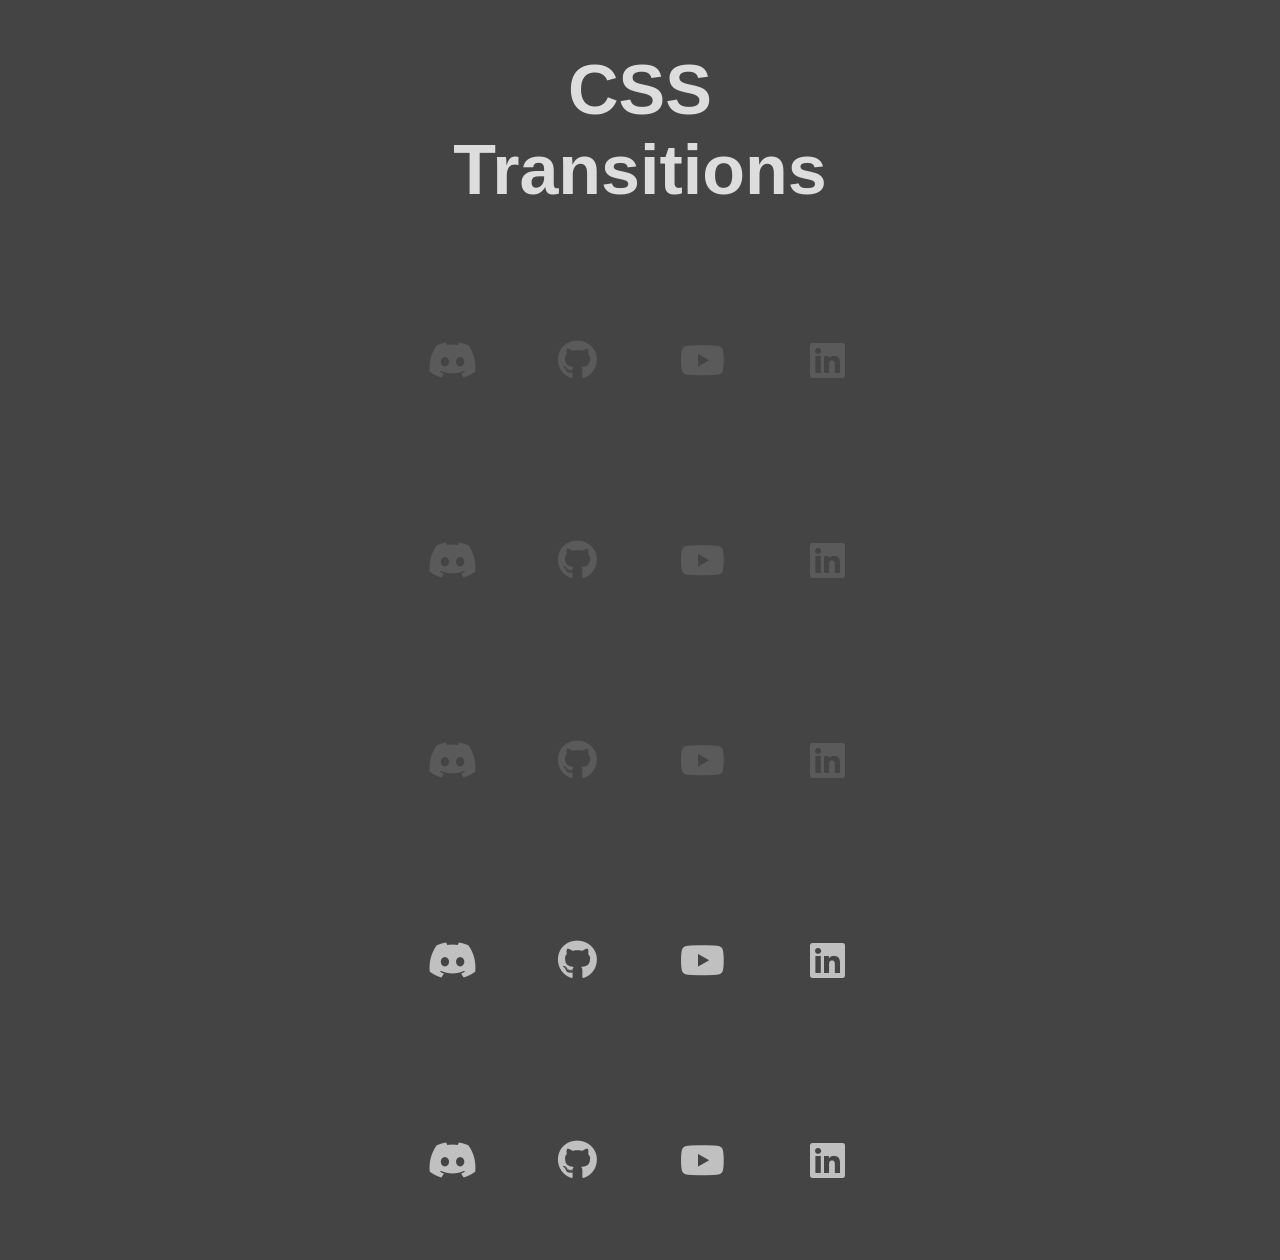
<file: 02-Icon-Transitions/index.html>
<!DOCTYPE html>
<html lang="en">
<head>
    <meta charset="UTF-8">
    <meta http-equiv="X-UA-Compatible" content="IE=edge">
    <meta name="viewport" content="width=device-width, initial-scale=1.0">
    <link rel="stylesheet" href="https://cdnjs.cloudflare.com/ajax/libs/font-awesome/6.2.1/css/all.min.css">
    <link rel="icon" type="image/png" href="./images/billy.png">
    <link rel="stylesheet" href="styles.css">
    <title>Icon Transitions</title>
</head>
<body>
        
    <div class="container">
        <h1> CSS Transitions</h1>
        <section>
            <div class="box shadow">
                <i class="fa-brands fa-discord"></i>
            </div>
            <div class="box shadow">
                <i class="fa-brands fa-github"></i>
            </div>
            <div class="box shadow">
                <i class="fa-brands fa-youtube"></i>
            </div>
            <div class="box shadow">
                <i class="fa-brands fa-linkedin"></i>
            </div>
        </section>
        <section>
            <div class="box colour-shadow">
                <i class="fa-brands fa-discord"></i>
            </div>
            <div class="box colour-shadow">
                <i class="fa-brands fa-github"></i>
            </div>
            <div class="box colour-shadow">
                <i class="fa-brands fa-youtube"></i>
            </div>
            <div class="box colour-shadow">
                <i class="fa-brands fa-linkedin"></i>
            </div>
        </section>
        <section>
            <div class="box floating-box">
                <i class="fa-brands fa-discord"></i>
            </div>
            <div class="box floating-box">
                <i class="fa-brands fa-github"></i>
            </div>
            <div class="box floating-box">
                <i class="fa-brands fa-youtube"></i>
            </div>
            <div class="box floating-box">
                <i class="fa-brands fa-linkedin"></i>
            </div>
        </section>
        <section>
            <div class="box button">
                <i class="fa-brands fa-discord"></i>
            </div>
            <div class="box button">
                <i class="fa-brands fa-github"></i>
            </div>
            <div class="box button">
                <i class="fa-brands fa-youtube"></i>
            </div>
            <div class="box button">
                <i class="fa-brands fa-linkedin"></i>
            </div>
        </section>
        <section>
            <div class="box zoom-in">
                <i class="fa-brands fa-discord"></i>
            </div>
            <div class="box zoom-in">
                <i class="fa-brands fa-github"></i>
            </div>
            <div class="box zoom-in">
                <i class="fa-brands fa-youtube"></i>
            </div>
            <div class="box zoom-in">
                <i class="fa-brands fa-linkedin"></i>
            </div>
        </section>            

    </div>
</body>
</html>
</file>
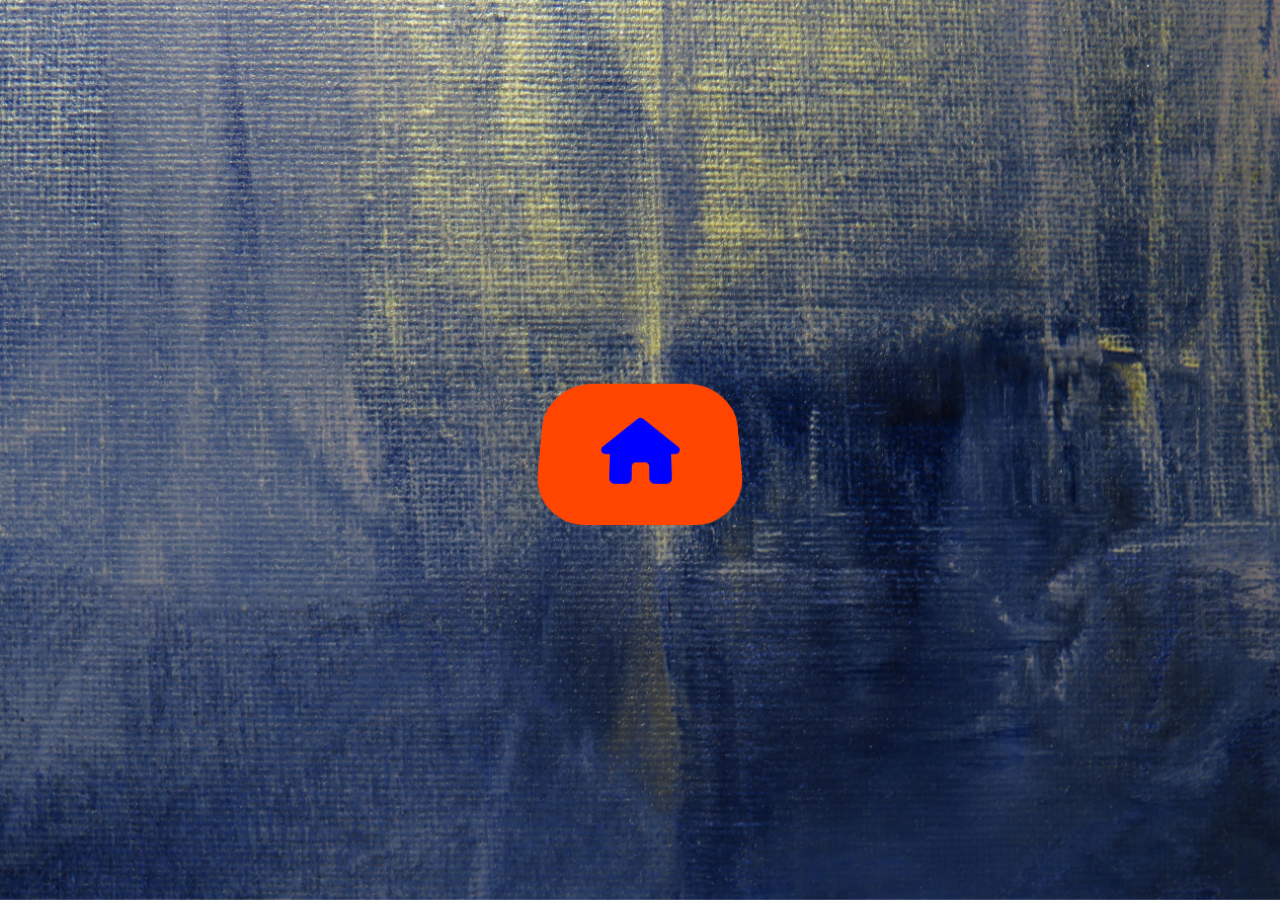
<file: 03 3D Menu/index.html>
<!DOCTYPE html>
<html lang="en">
<head>
    <meta charset="UTF-8">
    <meta http-equiv="X-UA-Compatible" content="IE=edge">
    <meta name="viewport" content="width=device-width, initial-scale=1.0">
    <link rel="stylesheet" href="https://cdnjs.cloudflare.com/ajax/libs/font-awesome/6.2.1/css/all.min.css">
    <link rel="icon" type="image/png" href="./images/billy.png">
    <link rel="stylesheet" href="style.css">
    <title>3D Menu</title>
</head>
<body>
    <div class="container">
        <div class="menu">
            <div class="menu-item">
                <i class="fab fa-discord"></i>
            </div>
            <div class="menu-item">
                <i class="fab fa-github"></i>
            </div>
            <div class="menu-item center-item">
                <i class="fas fa-home"></i>
            </div>
            <div class="menu-item">
                <i class="fab fa-youtube"></i>
            </div>
            <div class="menu-item">
                <i class="fab fa-linkedin"></i>
            </div>
        </div>
    </div>
    <script src="script.js"></script>
</body>
</html>
</file>
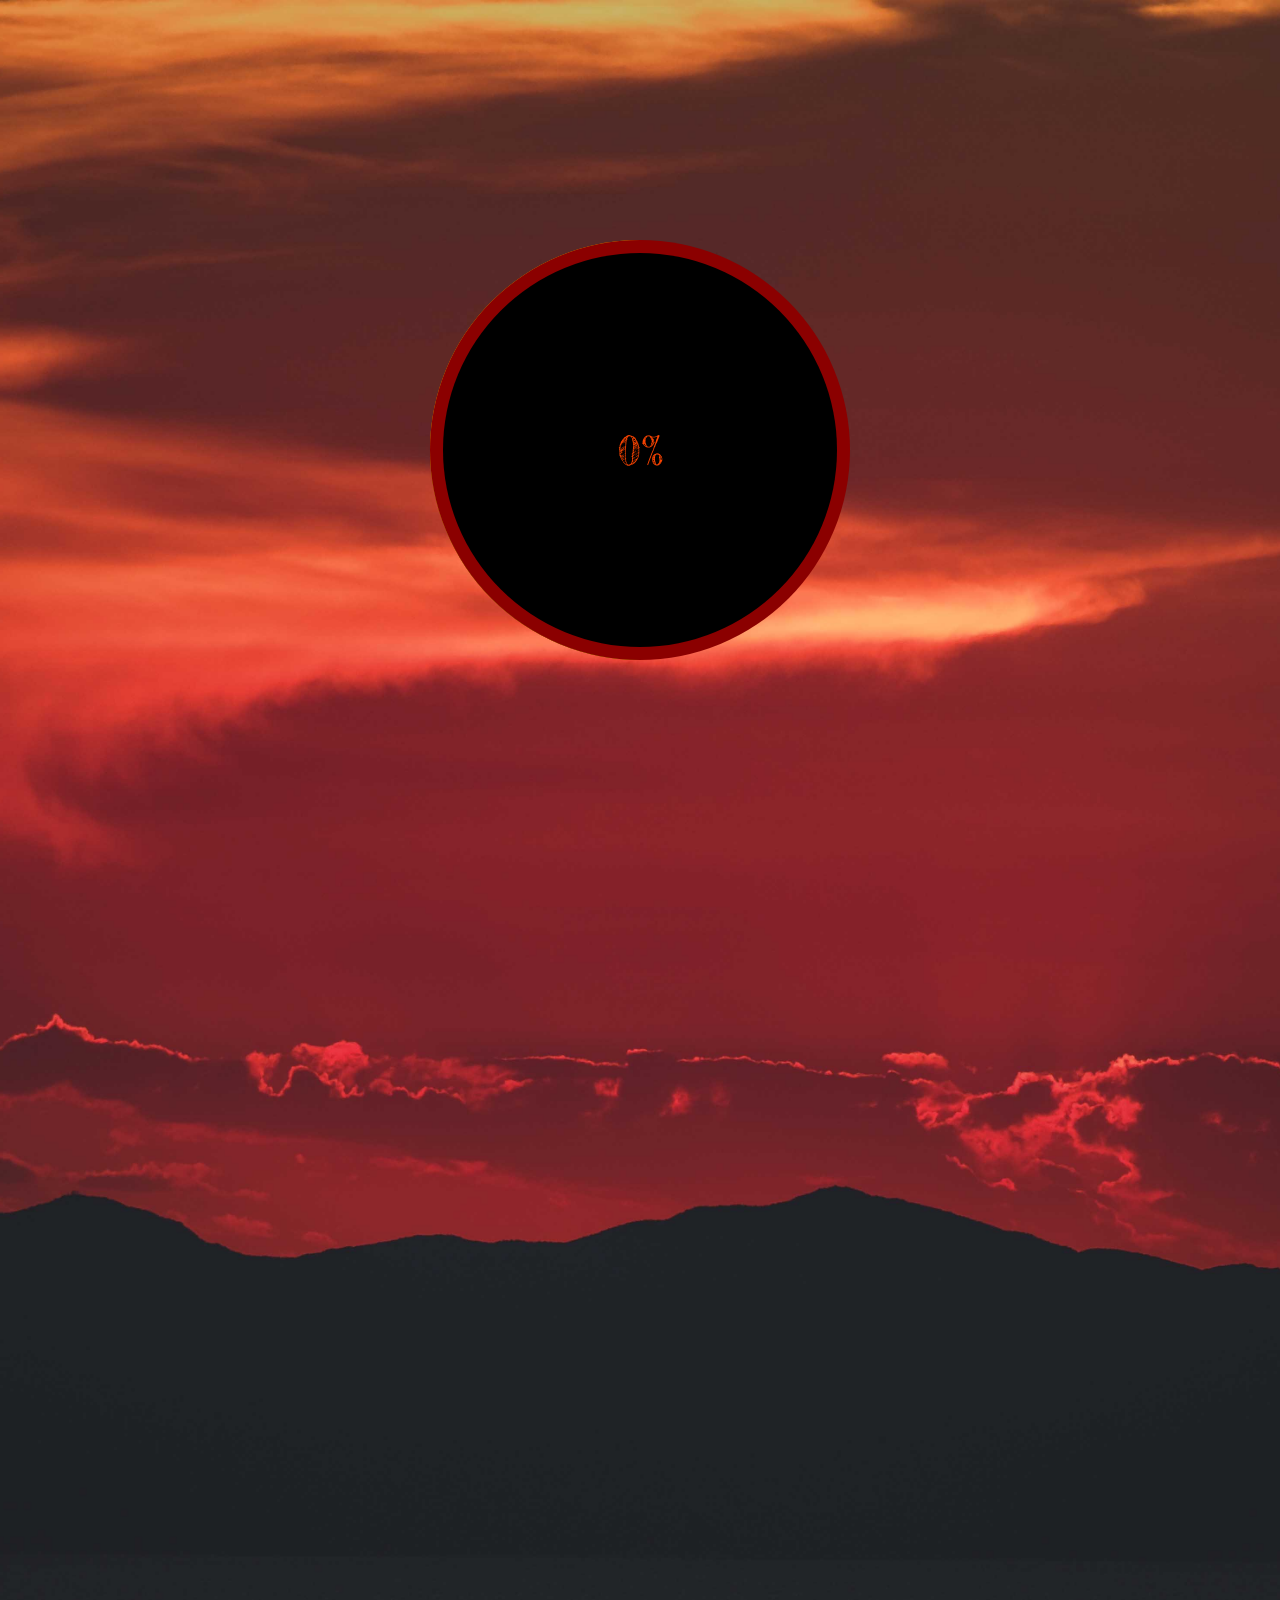
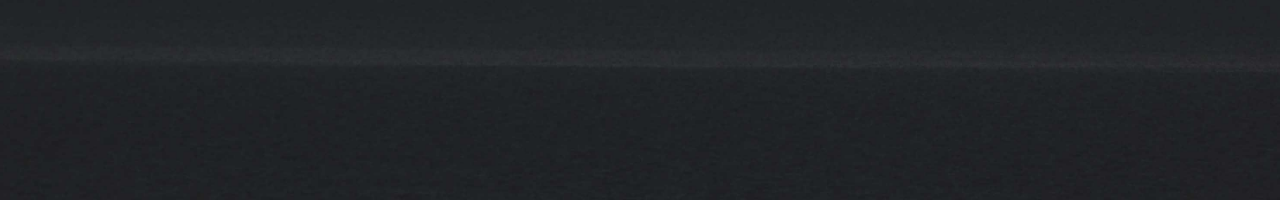
<file: 05 Circle Progress Bar/index.html>
<!DOCTYPE html>
<html lang="en">
<head>
    <meta charset="UTF-8">
    <meta http-equiv="X-UA-Compatible" content="IE=edge">
    <meta name="viewport" content="width=device-width, initial-scale=1.0">
    <link rel="stylesheet" href="https://cdnjs.cloudflare.com/ajax/libs/font-awesome/6.2.1/css/all.min.css">
    <link rel="stylesheet" href="style.css">
    <title>Circle Progress Bar</title>
</head>
<body>
    <div class="container">
        <div class="progressbar center">
            <div class="half-circle"></div>
            <div class="half-circle"></div>
            <div class="half-circle-top"></div>
            <div class="progressbar-circle center">0%</div>
        </div>
    </div>

    <script src="script.js"></script>
</body>
</html>
</file>
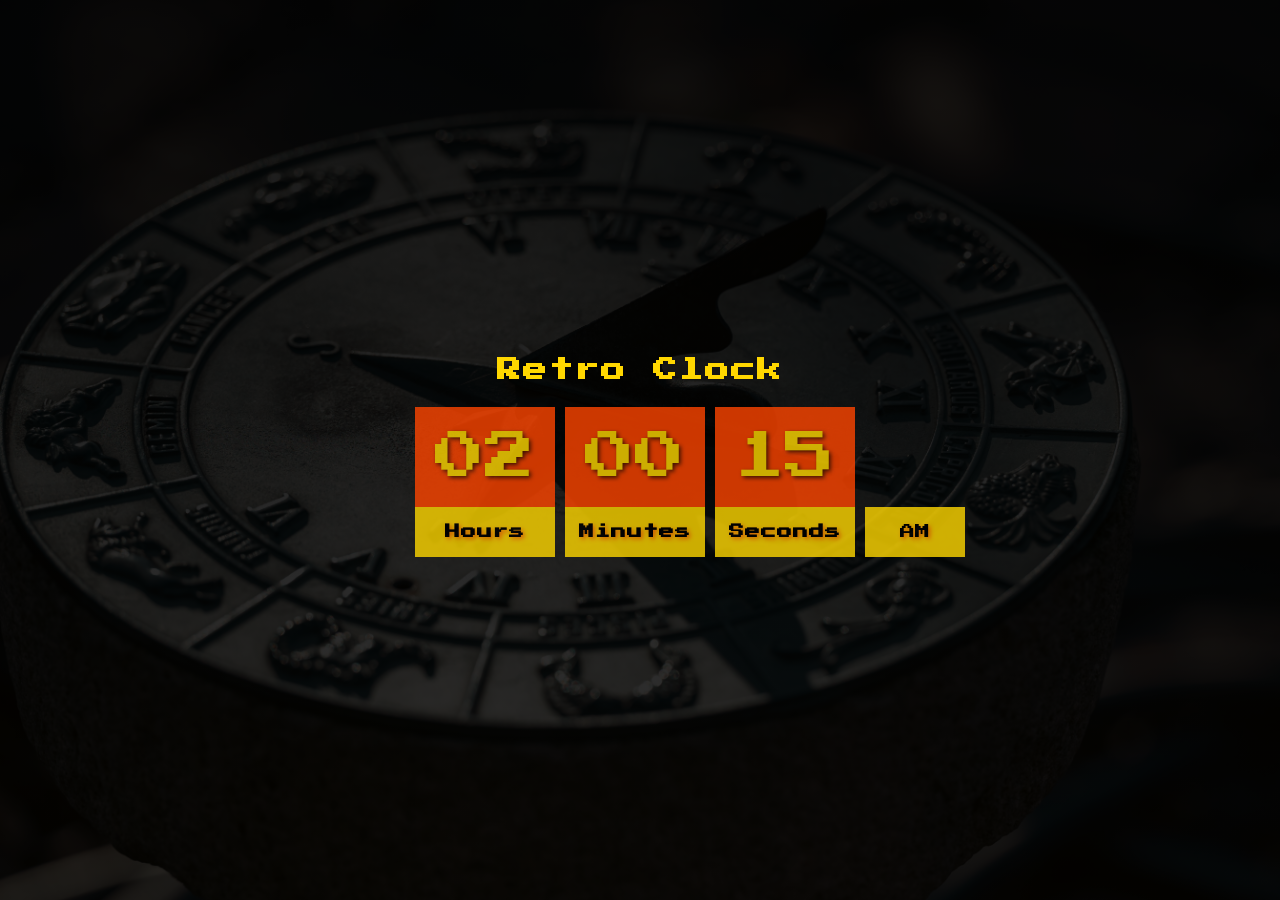
<file: 08-Clock/index.html>
<!DOCTYPE html>
<html lang="en">
<head>
    <meta charset="UTF-8">
    <meta http-equiv="X-UA-Compatible" content="IE=edge">
    <meta name="viewport" content="width=device-width, initial-scale=1.0">
    <link rel="stylesheet" href="https://cdnjs.cloudflare.com/ajax/libs/font-awesome/6.2.1/css/all.min.css">
    <link rel="stylesheet" href="style.css">
    <title>Clock</title>
</head>
<body>
    <h2>Retro Clock</h2>
    <div class="clock">
        <div>
            <span id="hour">00</span>
            <span class="text">Hours</span>
        </div>
        <div>
            <span id="minutes">00</span>
            <span class="text">Minutes</span>
        </div>
        <div>
            <span id="seconds">00</span>
            <span class="text">Seconds</span>
        </div>
        <div>
            <span class="ampm" id="ampm">AM</span>
        </div>
        
    </div>

    <script src="script.js"></script>
</body>
</html>
</file>
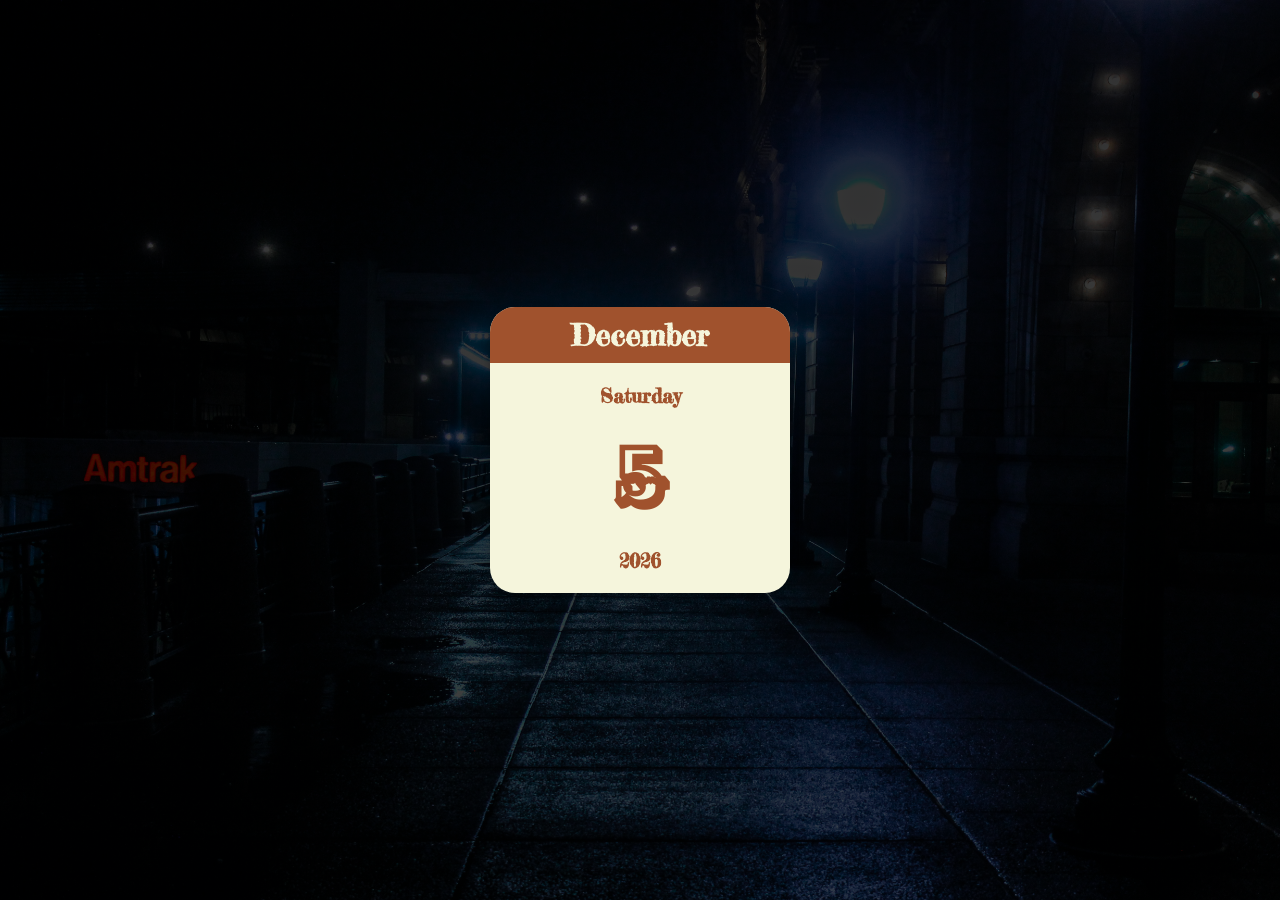
<file: 10-Mini-Calendar/index.html>
<!DOCTYPE html>
<html lang="en">
<head>
    <meta charset="UTF-8">
    <meta http-equiv="X-UA-Compatible" content="IE=edge">
    <meta name="viewport" content="width=device-width, initial-scale=1.0">
    <link rel="stylesheet" href="https://cdnjs.cloudflare.com/ajax/libs/font-awesome/6.2.1/css/all.min.css">
    <link rel="stylesheet" href="style.css">
    <title>Mini Calendar</title>
</head>
<body>
    <div class="calendar-container">
        <p class="month-name" id="month-name"></p>
        <p class="day-name" id="day-name"></p>
        <p class="day-number" id="day-number"></p>
        <p class="year" id="year"></p>
    </div>
    
    <script src="script.js"></script>
</body>
</html>
</file>
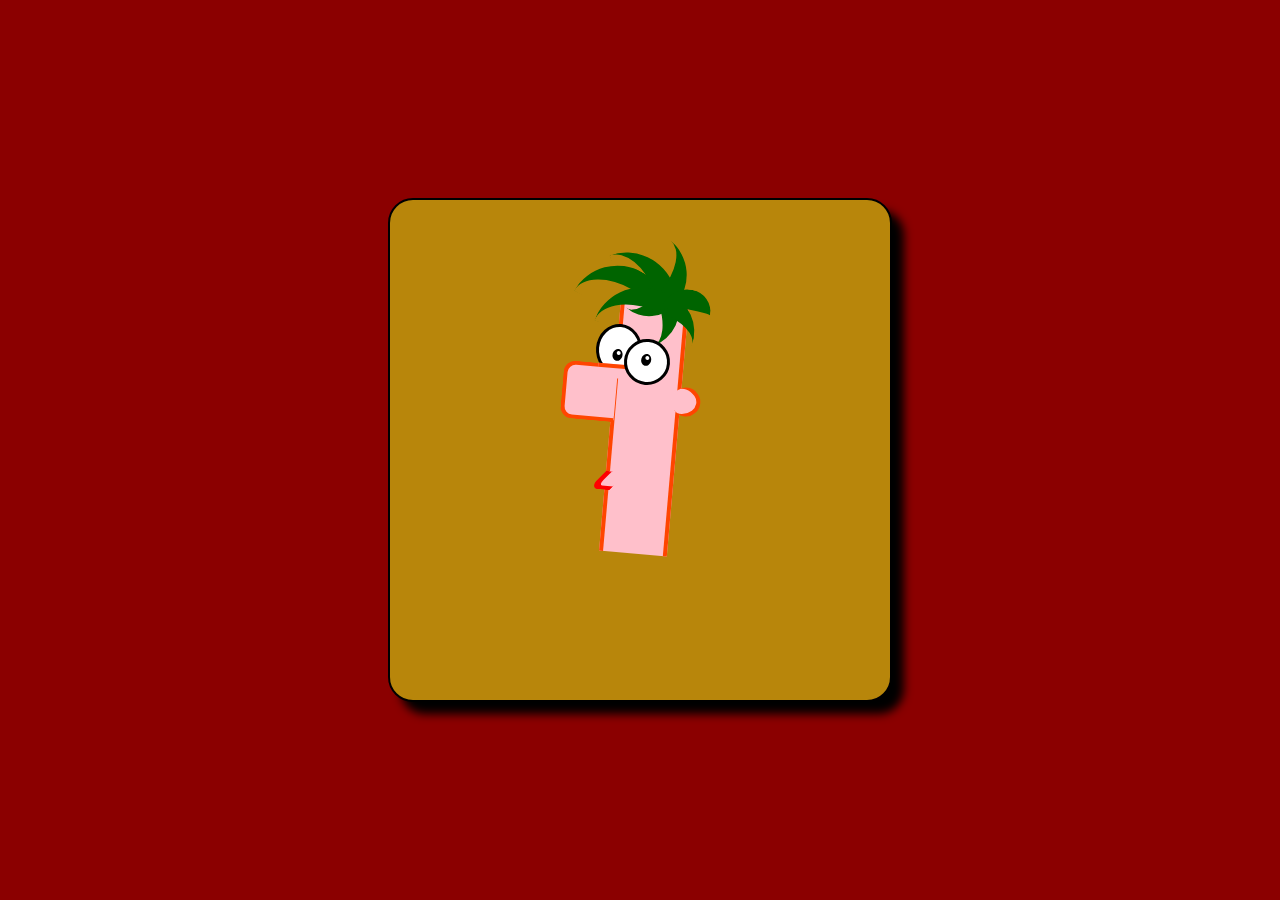
<file: 11-Ferb/index.html>
<!DOCTYPE html>
<html lang="en">
<head>
    <meta charset="UTF-8">
    <meta name="viewport" content="width=device-width, initial-scale=1.0">
    <link rel="stylesheet" href="style.css">
    <title>Ferb</title>
</head>
<body>
    <div class="container">
        <div class="ferb"></div>
        <div class="nose"></div>
        <div class="eye"></div>
        <div class="eye second-eye"></div>
        <div class="hair">
            <div></div>
            <div></div>
            <div></div>
            <div></div>
            <div></div>
        </div>
    </div>
</body>
</html>
</file>
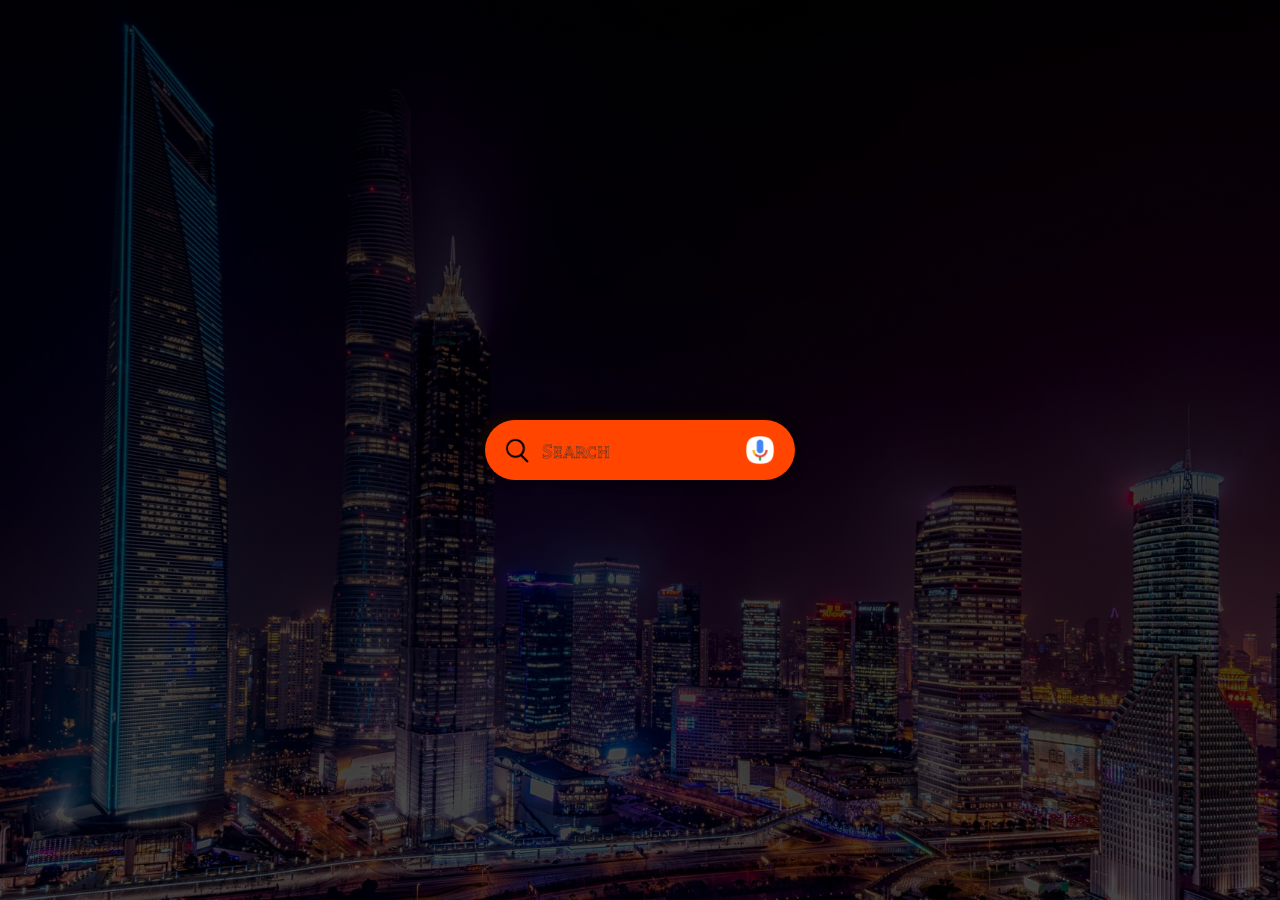
<file: 12-Animated-Search-Bar/index.html>
<!DOCTYPE html>
<html lang="en">
<head>
    <meta charset="UTF-8">
    <meta http-equiv="X-UA-Compatible" content="IE=edge">
    <meta name="viewport" content="width=device-width, initial-scale=1.0">
    <link rel="stylesheet" href="https://cdnjs.cloudflare.com/ajax/libs/font-awesome/6.2.1/css/all.min.css">
    <link rel="stylesheet" href="style.css">
    <title>Animated Search Bar</title>
</head>
<body>
    <div class="search-bar-container">
        <img src="./5740095_find_magnifier_marketing_search_searching_icon.png" alt="magnifier" class="magnifier">
        <input type="text" class="input" placeholder="Search">
        <img src="./9693553_google_voice_sound_microphone_mic_icon.png" alt="mic-icon" class="mic-icon">
    </div>

    <script src="script.js"></script>
</body>
</html>
</file>
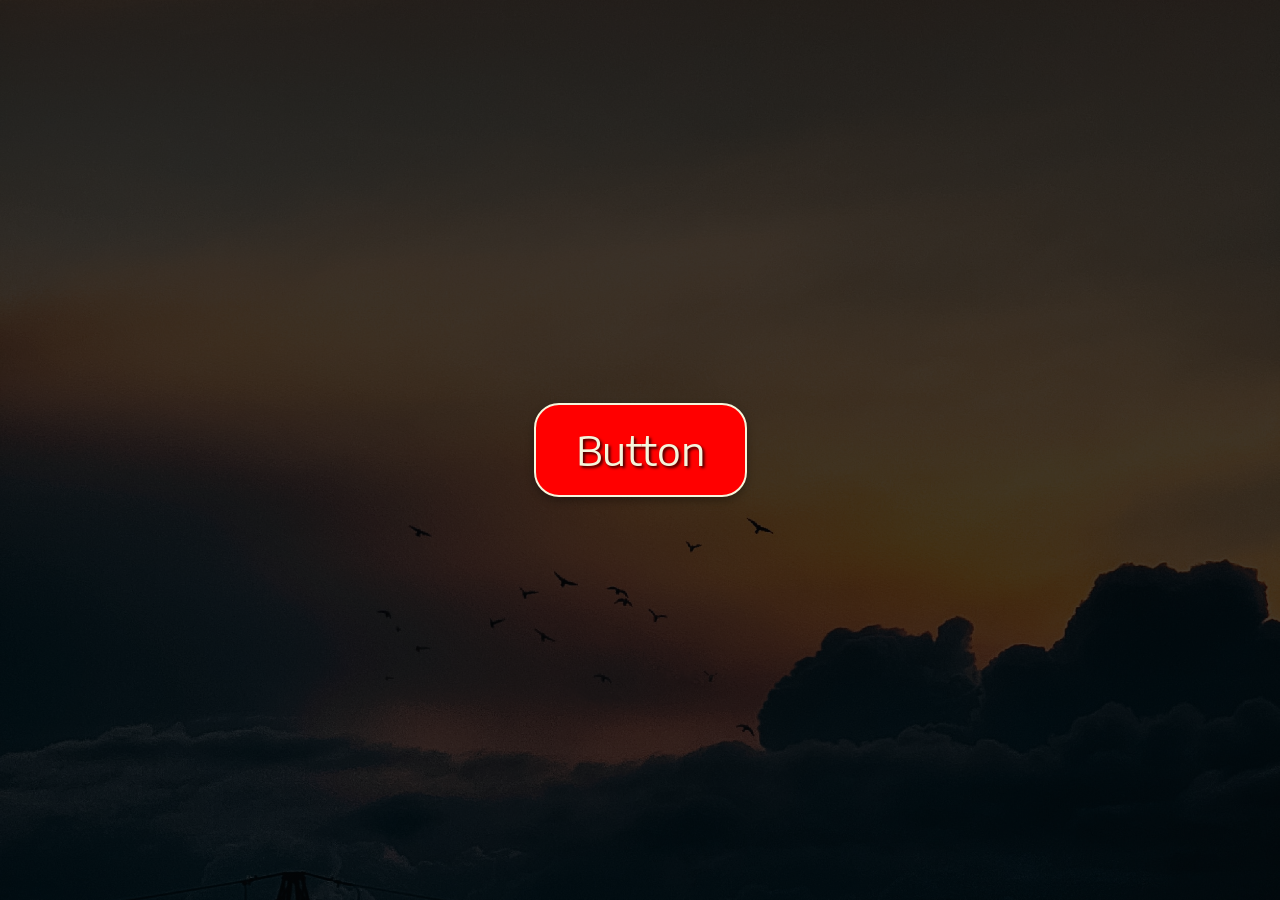
<file: 13-Button-Ripple-Effect/index.html>
<!DOCTYPE html>
<html lang="en">
<head>
    <meta charset="UTF-8">
    <meta http-equiv="X-UA-Compatible" content="IE=edge">
    <meta name="viewport" content="width=device-width, initial-scale=1.0">
    <link rel="stylesheet" href="https://cdnjs.cloudflare.com/ajax/libs/font-awesome/6.2.1/css/all.min.css">
    <link rel="stylesheet" href="style.css">
    <title>Button Ripple effect</title>
</head>
<body>
    <a href="#" class="btn"><span>Button</span></a>

    <script src="script.js"></script>
</body>
</html>
</file>
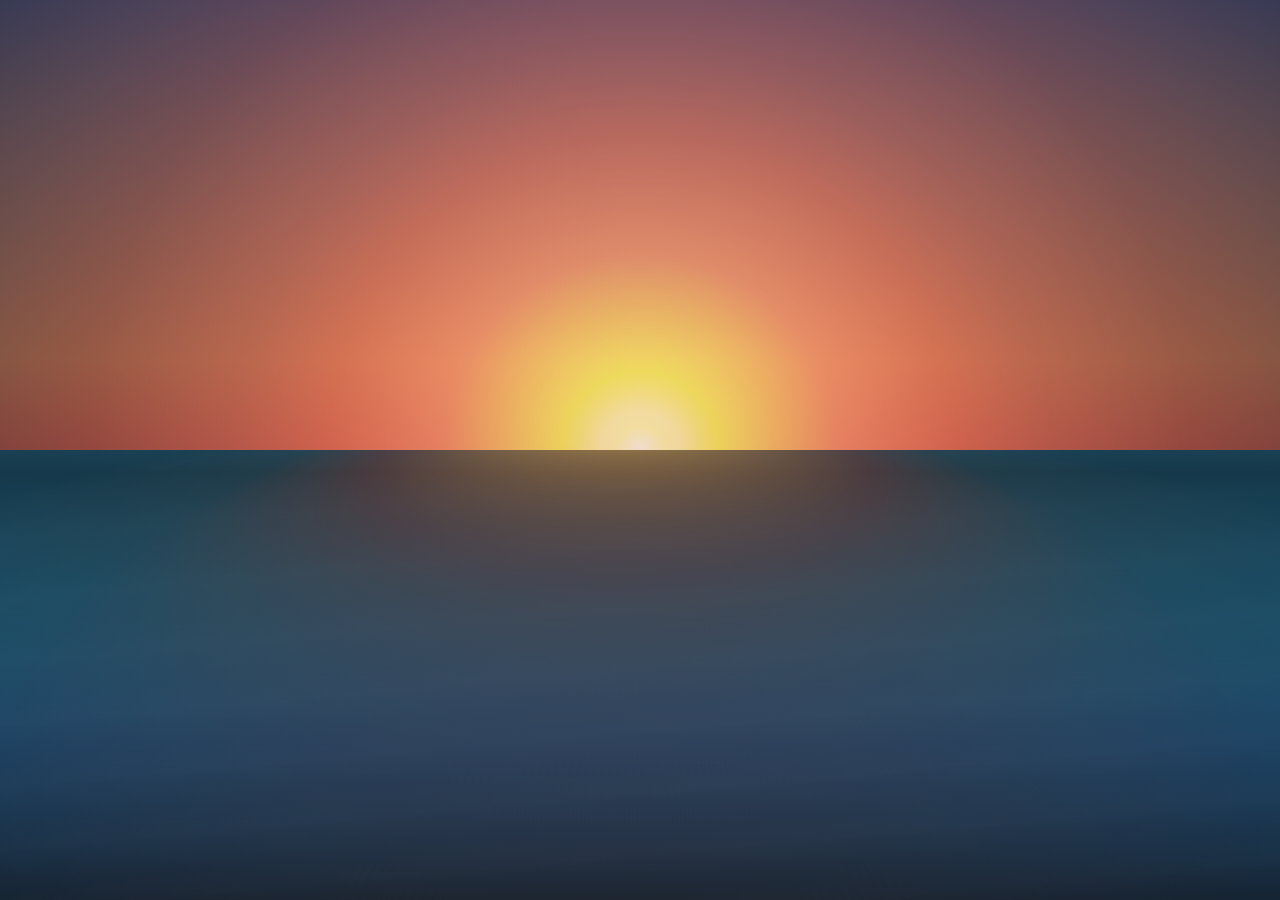
<file: 14-Dawn/index.html>
<!DOCTYPE html>
<html lang="en">
<head>
    <meta charset="UTF-8">
    <meta http-equiv="X-UA-Compatible" content="IE=edge">
    <meta name="viewport" content="width=device-width, initial-scale=1.0">
    <link rel="stylesheet" href="https://cdnjs.cloudflare.com/ajax/libs/font-awesome/6.2.1/css/all.min.css">
    <link rel="stylesheet" href="style.css">
    <title>Template</title>
</head>
<body style="width: 100%; height: 100%; margin: 0; padding: 0" onmouseup="stopMove();" onresize="windowResize();">

    <div id="starsContainer" onmousedown="startMove();" onmouseup="stopMove();">
        <div id="stars" onmousedown="startMove();" onmouseup="stopMove();">
        </div>
    </div>

    <div id="sun" onmousedown="startMove();" onmouseup="stopMove();">

    </div>

    <div id="sunDay" onmousedown="startMove();" onmouseup="stopMove();">

    </div>

    <div id="sunSet" onmousedown="startMove();" onmouseup="stopMove();">

    </div>

    <div id="sky" onmousedown="startMove();" onmouseup="stopMove();">

    </div>

    <div class="star" style="left: 250px; top: 30px;"></div>
    <div class="star" style="left: 300px; top: 25px;"></div>
    <div class="star" style="right: 40px; top: 40px;"></div>
    <div class="star" style="right: 80px; top: 45px;"></div>
    <div class="star" style="right: 120px; top: 20px;"></div>

    <div id="horizon" onmousedown="startMove();" onmouseup="stopMove();"></div>

    <div id="horizonNight" onmousedown="startMove();" onmouseup="stopMove();"></div>

    <div id="moon" onmousedown="startMove();" onmouseup="stopMove();"></div>

    <div id="mountainRange">
        <div id="mountain" onmousedown="startMove();" onmouseup="stopMove();">
        </div>

    </div>

    <div id="division" onmousedown="startDraggingDivision();" onmouseup="stopMove();">

    </div>

    <div id="water" onmousedown="startMove();" onmouseup="stopMove();"></div>

    <div id="waterReflectionContainer" onmousedown="startMove();" onmouseup="stopMove();">
        <div id="waterReflectionMiddle" onmousedown="startMove();" onmouseup="stopMove();">

        </div>
    </div>
    <div id="waterDistance" onmousedown="startMove();" onmouseup="stopMove();"></div>
    <div id="darknessOverlaySky" onmousedown="startMove();" onmouseup="stopMove();"></div>
    <div id="darknessOverlay"></div>
    <div id="oceanRippleContainer">
    </div>
    <div id="oceanRipple"></div>
</body>



Resources
</html>
</file>
<file: 02-Icon-Transitions/styles.css>
* {
    margin: 0px;
    padding: 0px;
    box-sizing: border-box;
}

body {
    background-color: #444;
    font-family: Verdana, Geneva, Tahoma, sans-serif;
    display: flex;
    align-items: center;
    justify-content: center;
}

h1 {
    font-size: 70px;
    margin: 50px;
    color: #ddd;    
    text-align: center;
}

.container {
    width: 500px;
    justify-content: space-between;
}

section {
    display: flex;
    align-items: center;
    float: left;
    width: 100%;
    height: 200px;
}

.box {
    width: 60px;
    height: 60px;
    margin: auto;
    display: flex;
    align-items: center;
    cursor: pointer;
}

i {
    margin: auto;
    font-size: 40px;
}

:root {
    --discord: #a4a407;
    --github: #06347e;
    --youtube: #d12222;
    --linkedin: #1c961c;
}

.shadow {
    border-radius: 50%;
    color: rgba(255, 255, 255, 0.122);
}

.shadow:hover {
    color: rgba(255, 255, 255, 0.676);
    box-shadow: 0 8px 8px 0 rgba(0, 0, 0, 0.744);
    transform: scale(1.1);
    transition: 2s;
}

.colour-shadow {
    border-radius: 50%;
    color: rgba(255, 255, 255, 0.122);
}

.colour-shadow:nth-child(1):hover {
    color: var(--discord);
    box-shadow: 0 4px 4px 0 var(--discord);
}

.colour-shadow:nth-child(2):hover {
    color: var(--github);
    box-shadow: 0 4px 4px 0 var(--github);
}

.colour-shadow:nth-child(3):hover {
    color: var(--youtube);
    box-shadow: 0 4px 4px 0 var(--youtube);
}

.colour-shadow:nth-child(4):hover {
    color: var(--linkedin);
    box-shadow: 0 4px 4px 0 var(--linkedin);
}

.floating-box i {
    color: rgba(255, 255, 255, 0.122);
}

.floating-box:hover {
    border-radius: 50%;
    box-shadow: 0 22px 6px -6px rgba(0 , 0, 0, 0.55);
    animation: float 4s infinite;
}

@keyframes float {
    0% {
        transform: translatey(0px);
    }
    50% {
        transform: translatey(-10px);
    }
    100% {
        transform: translatey(0px);
    }
}

.floating-box:hover .fa-discord {
    color: var(--discord);
}   

.floating-box:hover .fa-github {
    color: var(--github);
}   

.floating-box:hover .fa-youtube {
    color: var(--youtube);
}   

.floating-box:hover .fa-linkedin {
    color: var(--linkedin);
}

.button {
    color: silver;
}

.button:hover {
    background-color: black;
    border-radius: 25px;
}

.button:nth-child(1):hover {
    border-bottom: var(--discord) 5px solid;
}

.button:nth-child(2):hover {
    border-bottom: var(--github) 5px solid;
}

.button:nth-child(3):hover {
    border-bottom: var(--youtube) 5px solid;
}

.button:nth-child(4):hover {
    border-bottom: var(--linkedin) 5px solid;
}

.zoom-in {
    color: silver;
}

.zoom-in:hover .fa-discord {
    color: var(--discord);
}
.zoom-in:hover .fa-github {
    color: var(--github);
}
.zoom-in:hover .fa-youtube {
    color: var(--youtube);
}
.zoom-in:hover .fa-linkedin {
    color: var(--linkedin);
}
</file>
<file: 03 3D Menu/style.css>
* { 
    margin: 0;
    padding: 0;
    box-sizing: border-box;
}

html {
    font-size: 62.5%;
}

.container {
    width: 100%;
    height: 100vh;
    background: url('./images/bg.jpg') no-repeat center center/cover;
    display: flex;
    align-items: center;
    perspective: 40rem;
    overflow: hidden;
}

.menu {
    width: 100%;
    padding: 0.25rem;
    display: flex;
    justify-content: space-evenly;
    transform-style: preserve-3d;    
}

.change.menu .menu-item {
    transform: rotateY(0) rotateX(0) translate(0) translateY(0) translateZ(0);
    opacity: 1;
}

.menu-item {
    width: 20rem;
    height: 15rem;
    background-color: orangered;
    display: flex;
    justify-content: center; 
    align-items: center;
    border-radius: 50px; 
    box-shadow: 0 0 2rem (0, 0, 0, 0.4);
    cursor: pointer;
}

.menu-item:hover {
    background-color: blue;
    box-shadow: 0 0 3rem (0, 0, 0, 0.6);
}

.menu-item:hover i{
    color: orangered;
}

.menu-item:not(.center-item) {
    opacity: 0;
}

.menu-item:nth-child(1) {
    transform: rotateY(-70deg) rotateX(20deg) translateX(-50rem) translateY(-15rem) translateZ(-50rem);
    transition: transform 1.2s ease-in, opacity 1s ease-in, background-color 0.5s, box-shadow 0.5s;
}

.menu-item:nth-child(2) {
    transform: rotateY(-70deg) rotateX(20deg) translateX(-20rem) translateY(-5rem) translateZ(-20rem);
    transition: transform 1s ease-in, opacity 1s ease-in, background-color 0.5s, box-shadow 0.5s;
}

.menu-item:nth-child(3) {
    transform: rotateX(20deg);
    transition: transform 1s ease-in, background-color 0.5s, box-shadow 0.5s;
}

.menu-item:nth-child(4) {
    transform: rotateY(70deg) rotateX(20deg) translateX(20rem) translateY(-5rem) translateZ(-20rem);
    transition: transform 1s ease-in, opacity 1s ease-in, background-color 0.5s, box-shadow 0.5s;
}

.menu-item:nth-child(5) {
    transform: rotateY(70deg) rotateX(20deg) translateX(50rem) translateY(-15rem) translateZ(-50rem);
    transition: transform 1.2s ease-in, opacity 1s ease-in, background-color 0.5s, box-shadow 0.5s;
}

.menu-item i {
    font-size: 7rem;
    color:blue;
    transition: color 0.5s;
}
</file>
<file: 05 Circle Progress Bar/style.css>
@import url('https://fonts.googleapis.com/css2?family=Contrail+One&family=Ewert&family=Faster+One&family=Fredericka+the+Great&family=Inspiration&family=Nabla&family=Petit+Formal+Script&family=Sancreek&family=Smokum&family=Stint+Ultra+Condensed&display=swap');

* { 
    margin: 0;
    padding: 0;
    box-sizing: border-box;
    font-family: 'Fredericka the Great', sans-serif; 
}

html {
    font-size: 62.5%;
}

.center {
    display: flex;
    justify-content: center;
    align-items: center;
}

.container {
    width: 100%;
    height: 200vh;
    background: url('./francesco-ungaro-o0o-zwqvtGc-unsplash.jpg') no-repeat center center/cover;
}

.progressbar {
    width: 42rem;
    height: 42rem;
    background-color: darkred;
    border-radius: 50%;
    position: fixed;
    top: 50%;
    left: 50%;
    transform: translate(-50%, -50%);
    overflow: hidden;
}

.half-circle,
.half-circle-top {
    position: absolute;
    top: 0;
    left: 0;
    width: 50%;
    height: 100%;
    transform-origin: right center;
}

.half-circle:nth-child(1) {
    background-color: darkgoldenrod;
}

.half-circle:nth-child(2) {
    background-color: darkgoldenrod;
}

.half-circle-top {
    background-color: darkred;
}

.progressbar:hover .half-circle:nth-child(1) {
    transform: rotate(180deg);
    transition: transform 1s linear;
}

.progressbar:hover .half-circle:nth-child(2) {
    transform: rotate(360deg);
    transition: transform 2s linear;
}

.progressbar:hover .half-circle-top {
    opacity: 0;
    transition: opacity 0s 1s;
}

.progressbar-circle {
    width: 39.4rem;
    height: 39.4rem;
    background-color: black;
    border-radius: 50%;
    color: orangered;
    font-size: 4rem;
    z-index: 10;
}
</file>
<file: 08-Clock/style.css>
@import url('https://fonts.googleapis.com/css2?family=Annie+Use+Your+Telescope&family=Barrio&family=DotGothic16&family=Noto+Sans+Symbols+2&family=Press+Start+2P&family=Rubik+Iso&display=swap');

/* * { 
    margin: 0;
} */

body {
    margin: 0;
    height: 100vh;
    font-family: 'Press Start 2P', sans-serif;
    display: flex;
    flex-direction: column;
    justify-content: center;
    align-items: center;
    background: linear-gradient(
        rgba(0, 0, 0, 0.9),
        rgba(0, 0, 0, 0.8)),
        url('./pexels-chris-f-10217880.jpg') no-repeat center;
    background-size: cover;
}

h2 {
    letter-spacing: 2px;
    font-size: 24px;
    text-align: center;
    color: gold;
}

.clock {
    display: flex;
}

.clock div {
    margin: 5px;
    position: relative;
}

.clock span {
    width: 100px;
    height: 80px;
    background-color: orangered;
    opacity: 0.8;
    color: gold;
    display: flex;
    justify-content: center;
    align-items: center;
    font-size: 50px;
    text-shadow: 2px 2px 4px rgba(0, 0, 0, 0.7);
    padding: 10px 20px;
}

.clock .text {
    height: 30px;
    font-size: 15px;
    font-weight: bolder;
    letter-spacing: 1px;
    background-color: gold;
    color: black;
    opacity: 0.8;
    text-shadow: 2px 2px 4px rgba(255, 68, 0, 0.704);
}

.clock #ampm {
    position: absolute;
    bottom: 0;
    width: 60px;
    height: 30px;
    font-size: 15px;
    background-color: gold;
    color: black;
    text-shadow: 2px 2px 4px rgba(255, 68, 0, 0.704);
}
</file>
<file: 10-Mini-Calendar/style.css>
@import url('https://fonts.googleapis.com/css2?family=Contrail+One&family=Ewert&family=Faster+One&family=Fredericka+the+Great&family=Inspiration&family=Nabla&family=Petit+Formal+Script&family=Sancreek&family=Smokum&family=Stint+Ultra+Condensed&display=swap');

body {
    height: 100vh;
    font-family: 'Fredericka the great', sans-serif;
    margin: 0;
    display: flex;
    justify-content: center;
    align-items: center;
    color: sienna;
    background: linear-gradient(
        rgba(0, 0, 0, 0.8),
        rgba(0, 0, 0, 0.7)),
        url('./pexels-justin-hamilton-92248.jpg') no-repeat center;
    background-size: cover;
}

.calendar-container {
    background-color: beige;
    width: 300px;
    text-align: center;
    border-radius: 25px;
    box-shadow: 0 4px 8px rgba(0, 0, 0, 0.3);
    overflow: hidden;
}

.month-name {
    margin: 0;
    color: beige;
    background-color: sienna;
    padding: 10px;
    font-size: 30px;
    font-weight: bolder;
}

.day-name {
    font-size: 20px;
    font-weight: bold;
}

.day-number {
    font-size: 80px;
    font-family: 'Ewert', sans-serif;
    font-weight: bolder;
    margin: 0;
}

.year {
    margin: 20px 0;
    font-size: 20px;
    font-weight: bolder;
}
</file>
<file: 11-Ferb/style.css>
body {
    background-color: darkred;
}

.container {
    height: 500px;
    width: 500px;
    background: darkgoldenrod;
    position: absolute;
    left: 50%;
    top: 50%;
    transform: translate(-50%, -50%);
    border: 2px solid black;
    border-radius: 25px;
    box-shadow: 12px 12px 10px black;
}

.ferb {
    height: 250px;
    width: 60px;
    background: pink;
    position: relative;
    left: 220px;
    top: 100px;
    border: 4px solid orangered;
    border-bottom: none;
    transform: rotate(5deg);
}

.ferb::before {
    content: '';
    height: 15px;
    width: 15px;
    background: pink;
    position: absolute;
    top: 170px;
    left: -12px;
    border-left: 6px solid red;
    border-bottom: 4px solid red;
    border-bottom-left-radius: 10px;
    transform: skew(-40deg);
}

.ferb::after{
    content: '';
    height: 25px;
    width: 25px;
    background: pink;
    position: absolute;
    top: 80px;
    left: 55px;
    border-radius: 50%;
    border: 4px solid orangered;
    border-top: none;
    border-left: none;    
    transform: rotate(-40deg);
}

.nose {
    height: 50px;
    width: 50px;
    background: pink;
    position: relative;
    left: 172px;
    bottom: 92px;
    border: 4px solid orangered;
    border-right: none;
    border-radius: 12px 0 0 12px;
    transform: rotate(5deg);
    z-index: 100
}

.nose::before {
    content: '';
    height: 10px;
    width: 30px;
    background: pink;
    position: absolute;
    left: 30px;
    top: -4px;
    border-top: 4px solid orangered;
}

.eye {
    height: 45px;
    width: 40px;
    background: white;
    position: relative;
    left: 206px;
    bottom: 188px;
    border-radius: 50%;
    border: 3px solid black;
    transform: rotate(5deg);
}

.eye::before {
    content: '';
    height: 12px;
    width: 10px;
    background: black;
    position: absolute;
    left: 14px;
    top: 22px;
    border-radius: 50%;
    transform: rotate(10deg);
}

.eye::after {
    content: '';
    height: 4px;
    width: 4px;
    background: white;
    position: absolute;
    left: 18px;
    top: 24px;
    border-radius: 50%;
}

.second-eye {
    height: 40px;
    width: 40px;
    left: 234px;
    bottom: 224px;
    z-index: 100;
}

.second-eye::before {
    top: 12px;    
}

.second-eye::after {    
    top: 14px;
}

.hair {
    position: relative;
    left: 10px;
    bottom: 250px;
    z-index: 100px;
}

.hair>div:nth-child(1) {
    height: 30px;
    width: 100px;
    position: absolute;
    left: 180px;
    bottom: 40px;
    border-top: 20px solid darkgreen;
    border-radius: 50px 40px 0 0;
    transform: rotate(30deg);
}

.hair>div:nth-child(2) {
    height: 30px;
    width: 100px;
    position: absolute;
    left: 200px;
    bottom: 40px;
    border-top: 20px solid darkgreen;
    border-radius: 50px 40px 0 0;
    transform: rotate(70deg);
}

.hair>div:nth-child(3) {
    height: 30px;
    width: 80px;
    position: absolute;
    left: 220px;
    bottom: 50px;
    border-top: 20px solid darkgreen;
    border-radius: 50px 40px 0 0;
    transform: rotate(130deg);
}

.hair>div:nth-child(4) {
    height: 30px;
    width: 100px;
    position: absolute;
    left: 200px;
    bottom: 20px;
    border-top: 20px solid darkgreen;
    border-radius: 50px 40px 0 0;
    transform: rotate(20deg);
}

.hair>div:nth-child(5) {
    height: 30px;
    width: 50px;
    position: absolute;
    left: 260px;
    bottom: 20px;
    border-top: 20px solid darkgreen;
    border-radius: 50px 40px 0 0;
    transform: rotate(10deg);
}
</file>
<file: 12-Animated-Search-Bar/style.css>
@import url('https://fonts.googleapis.com/css2?family=Akronim&family=Architects+Daughter&family=Bangers&family=Black+Ops+One&family=Bruno+Ace+SC&family=Bungee+Spice&family=Cabin+Sketch&family=Caveat&family=Creepster&family=Dancing+Script&family=East+Sea+Dokdo&family=Eater&family=Ewert&family=Fredericka+the+Great&family=Great+Vibes&family=Henny+Penny&family=Homemade+Apple&family=Instrument+Serif&family=Italianno&family=Jacques+Francois+Shadow&family=Kristi&family=Libre+Barcode+39+Text&family=Liu+Jian+Mao+Cao&family=Londrina+Outline&family=Love+Ya+Like+A+Sister&family=Loved+by+the+King&family=MedievalSharp&family=Monoton&family=Monsieur+La+Doulaise&family=Mountains+of+Christmas&family=Nabla&family=Nanum+Gothic&family=Nunito+Sans&family=Orbitron&family=Pirata+One&family=Press+Start+2P&family=Rajdhani&family=Rampart+One&family=Rubik+80s+Fade&family=Rubik+Burned&family=Rubik+Iso&family=Rubik+Maze&family=Rubik+Microbe&family=Rubik+Moonrocks&family=Rubik+Pixels&family=Rubik+Puddles&family=Rubik+Storm&family=Rubik+Vinyl&family=Rye&family=Sacramento&family=Satisfy&family=Shadows+Into+Light&family=Slackey&family=Tilt+Prism&family=UnifrakturMaguntia&family=Yanone+Kaffeesatz&display=swap');

body {
    margin: 0;
    display: flex;
    justify-content: center;
    width: 100%;
    height: 100vh;
    align-items: center;
    font-family: 'Tilt Prism', sans-serif;
    background: linear-gradient(
        rgba(0, 0, 0, 0.8),
        rgba(0, 0, 0, 0.7)),
        url('./pexels-peng-liu-169647.jpg') no-repeat center;
    background-size: cover;    
}

.search-bar-container {
    position: relative;
    display: flex;
    align-items: center;
    background-color: orangered;
    padding: 5px;
    width: 300px;
    height: 50px;
    border-radius: 50px;
    box-shadow: 
        6px 6px 10px rgba(0, 0, 0, 0.2),
        -6px -6px 10px rgba(22, 9, 0, 0.7);
    margin: 10px;
    transition: width 1.5s;
}

.magnifier {
    width: 25px;
    cursor: pointer;
    position: absolute;
    left: 20px;
}

.mic-icon {
    width: 30px;
    position: absolute;
    right: 20px;
    transition: width 0.4s 0.7s;
}

.input {
    font-family: inherit;
    font-weight: bolder;
    background-color: transparent;
    border: none;
    margin: 10px 50px;
    width: 100%;
    outline: none;
    color: black;
    font-size: 20px;
    transition: width 0.4s 0.6s;
}

::placeholder {
    color: #333;
}

.active.search-bar-container {
    width: 50px;
}

.active .input {
    width: 0;
}

.active .mic-icon {
    width: 0;
}
</file>
<file: 13-Button-Ripple-Effect/style.css>
@import url('https://fonts.googleapis.com/css2?family=Cagliostro&family=Eagle+Lake&family=Encode+Sans+Semi+Expanded:wght@300;400;500;600;700&family=KoHo:wght@300;400;500;600;700&family=Kodchasan:wght@300;400;500;600;700&family=Margarine&family=McLaren&family=Nova+Flat&family=Square+Peg&display=swap');

@import url('https://fonts.googleapis.com/css2?family=Big+Shoulders+Display&family=Caveat&family=Dosis&family=Fontdiner+Swanky&family=IBM+Plex+Sans&family=Merienda&family=Nosifer&family=Rubik+Maze&family=Shantell+Sans&family=Signika+Negative&family=Six+Caps&family=Stick+No+Bills&display=swap');



body {
    margin: 0;
    display: flex;
    justify-content: center;
    height: 100vh;
    align-items: center;
    background: linear-gradient(
        rgba(0, 0, 0, 0.8),
        rgba(0, 0, 0, 0.7)),
        url('./vitalii-khodzinskyi-jDru-j8Gia4-unsplash.jpg') no-repeat center;
    background-size: cover;
    font-family: 'Encode Sans Semi Expanded', sans-serif;
}

.btn {
    font-size: 40px;
    background-color: red;
    padding: 20px 40px;
    border: 2px solid beige;
    border-radius: 25px;
    box-shadow: 0 4px 8px rgba(0, 0, 0, 0.3);
    text-shadow: 2px 2px 3px rgba(0, 0, 0, 0.8);
    text-decoration: none;
    color: beige;
    position: relative;
    overflow: hidden;
}

.btn span {
    position: relative;
    z-index: 1;
}

.btn::before {
    content: "";
    position: absolute;
    background-color: darkred;
    width: 0;
    height: 0;
    left: var(--xPos);
    top: var(--yPos);
    transform: translate(-50%, -50%);
    border-radius: 50%;
    transition: width 0.5s, height 0.5s; 
}

.btn:hover::before {
    width: 450px;
    height: 450px;

}
</file>
<file: 14-Dawn/style.css>
body {
    cursor: pointer;
    overflow: hidden;
    background-color: black;
}

#sun {
    position: absolute;
    top: 0px;
    left: 0%;
    width: 100%;
    height: 50%;
    background-repeat: no-repeat;
    background: -webkit-radial-gradient(bottom, circle, rgba(242, 248, 247, 1) 0%, rgba(249, 249, 28, 1) 3%, rgba(247, 214, 46, 1) 8%, rgba(248, 200, 95, 1) 12%, rgba(201, 165, 132, 1) 30%, rgba(115, 130, 133, 1) 51%, rgba(46, 97, 122, 1) 85%, rgba(24, 75, 106, 1) 100%);
    background: -moz-radial-gradient(bottom, circle, rgba(242, 248, 247, 1) 0%, rgba(249, 249, 28, 1) 3%, rgba(247, 214, 46, 1) 8%, rgba(248, 200, 95, 1) 12%, rgba(201, 165, 132, 1) 30%, rgba(115, 130, 133, 1) 51%, rgba(46, 97, 122, 1) 85%, rgba(24, 75, 106, 1) 100%);
    background: -ms-radial-gradient(bottom, circle, rgba(242, 248, 247, 1) 0%, rgba(249, 249, 28, 1) 3%, rgba(247, 214, 46, 1) 8%, rgba(248, 200, 95, 1) 12%, rgba(201, 165, 132, 1) 30%, rgba(115, 130, 133, 1) 51%, rgba(46, 97, 122, 1) 85%, rgba(24, 75, 106, 1) 100%);

    z-index: 10;
    opacity: 0.5;
}

#sunDay {
    position: absolute;
    top: 0px;
    left: 0px;
    width: 100%;
    height: 50%;
    background-repeat: no-repeat;
    background: -webkit-radial-gradient(bottom, circle, rgba(252, 255, 251, 0.9) 0%, rgba(253, 250, 219, 0.4) 30%, rgba(226, 219, 197, 0.01) 70%, rgba(226, 219, 197, 0.0) 70%, rgba(201, 165, 132, 0) 100%);
    background: -moz-radial-gradient(bottom, circle, rgba(252, 255, 251, 0.9) 0%, rgba(253, 250, 219, 0.4) 30%, rgba(226, 219, 197, 0.01) 70%, rgba(226, 219, 197, 0.0) 70%, rgba(201, 165, 132, 0) 100%);
    background: -ms-radial-gradient(bottom, circle, rgba(252, 255, 251, 0.9) 0%, rgba(253, 250, 219, 0.4) 30%, rgba(226, 219, 197, 0.01) 70%, rgba(226, 219, 197, 0.0) 70%, rgba(201, 165, 132, 0) 100%);

    z-index: 999;
    opacity: 0.5;
}

#moon {
    position: absolute;
    top: 0px;
    left: 0px;
    width: 100%;
    height: 50%;
    background-repeat: no-repeat;
    background: -webkit-radial-gradient(40% 55%, circle, rgba(249, 249, 250, 1) -1%, rgba(189, 255, 254, 1) 1%, rgba(8, 49, 78, 1) 1%, rgba(8, 26, 56, 1) 10%, rgba(4, 16, 46, 1) 40%, rgba(2, 8, 13, 1) 70%);
    background: -moz-radial-gradient(40% 55%, circle, rgba(249, 249, 250, 1) -1%, rgba(189, 255, 254, 1) 1%, rgba(8, 49, 78, 1) 1%, rgba(8, 26, 56, 1) 10%, rgba(4, 16, 46, 1) 40%, rgba(2, 8, 13, 1) 70%);
    background: -ms-radial-gradient(40% 55%, circle, rgba(249, 249, 250, 1) -1%, rgba(189, 255, 254, 1) 1%, rgba(8, 49, 78, 1) 1%, rgba(8, 26, 56, 1) 10%, rgba(4, 16, 46, 1) 40%, rgba(2, 8, 13, 1) 70%);

    z-index: 10001;
    opacity: 0;
}

#sunSet {
    position: absolute;
    top: 0px;
    left: 0px;
    width: 100%;
    height: 50%;
    background-repeat: no-repeat;
    background: -webkit-radial-gradient(bottom, circle, rgba(254, 255, 255, 0.8) 5%, rgba(236, 255, 0, 1) 10%, rgba(253, 50, 41, 1) 25%, rgba(243, 0, 0, 1) 40%, rgba(93, 0, 0, 1) 100%);
    background: -moz-radial-gradient(bottom, circle, rgba(254, 255, 255, 0.8) 5%, rgba(236, 255, 0, 1) 10%, rgba(253, 50, 41, 1) 25%, rgba(243, 0, 0, 1) 40%, rgba(93, 0, 0, 1) 100%);
    background: -ms-radial-gradient(bottom, circle, rgba(254, 255, 255, 0.8) 5%, rgba(236, 255, 0, 1) 10%, rgba(253, 50, 41, 1) 25%, rgba(243, 0, 0, 1) 40%, rgba(93, 0, 0, 1) 100%);

    z-index: 999;
    opacity: 0.3;
}

#sky {
    cursor: pointer;
    position: absolute;
    top: 0px;
    left: 0px;
    width: 100%;
    height: 50%;
    z-index: 5;
    background: -webkit-linear-gradient(bottom, rgba(249, 251, 240, 1) 10%, rgba(215, 253, 254, 1) 20%, rgba(167, 222, 253, 1) 40%, rgba(110, 175, 255, 1) 100%);
    background: -moz-linear-gradient(bottom, rgba(249, 251, 240, 1) 10%, rgba(215, 253, 254, 1) 20%, rgba(167, 222, 253, 1) 40%, rgba(110, 175, 255, 1) 100%);
    background: -ms-linear-gradient(bottom, rgba(249, 251, 240, 1) 10%, rgba(215, 253, 254, 1) 20%, rgba(167, 222, 253, 1) 40%, rgba(110, 175, 255, 1) 100%);
    background: linear-gradient(bottom, rgba(249, 251, 240, 1) 10%, rgba(215, 253, 254, 1) 20%, rgba(167, 222, 253, 1) 40%, rgba(110, 175, 255, 1) 100%);
    opacity: 0.52;
}

#starsContainer {
    -webkit-perspective: 350;
    -moz-perspective: 350;
    perspective: 350;
    -webkit-perspective-origin: 50% 300%;
    perspective-origin: 50% 300%;
    -moz-perspective-origin: 50% 300%;
    overflow: hidden;
    position: absolute;
    top: 0px;
    left: -50%;
    width: 200%;
    height: 50%;
    z-index: 10000;
    opacity: 0;
    display: none;
}

#stars {
    background-repeat: repeat;
    background: url(stars.jpg);
    position: absolute;
    width: 200%;
    height: 200%;
    left: -50%;
    bottom: 0px;
    opacity: 0.5;
    -webkit-transform: rotateX(-90eg);
    transform: rotateX(-90deg);
    -moz-transform: rotateX(-90deg);
    -ms-transform: rotateX(-90deg);
}

#mountainRange {
    position: absolute;
    left: 0px;
    width: 100%;
    bottom: 50%;
    display: none;
    z-index: 999;
}

.star {
    position: absolute;
    display: block;
    color: #fff;
    width: 0px;
    height: 0px;
    border-right: 10px solid transparent;
    border-bottom: 7px solid #fff;
    border-left: 10px solid transparent;
    -moz-transform: rotate(35deg);
    -webkit-transform: rotate(35deg);
    -ms-transform: rotate(35deg);
    -o-transform: rotate(35deg);
    z-index: 999;
    opacity: 0.09;
    display: none;
}

.star:before {
    border-bottom: 8px solid #fff;
    border-left: 3px solid transparent;
    border-right: 3px solid transparent;
    position: absolute;
    height: 0;
    width: 0;
    top: -5px;
    left: -6px;
    display: block;
    content: '';
    -webkit-transform: rotate(-35deg);
    -moz-transform: rotate(-35deg);
    -ms-transform: rotate(-35deg);
    -o-transform: rotate(-35deg);
}

.star:after {
    position: absolute;
    display: block;
    color: #fff;
    top: 0px;
    left: -10px;
    width: 0px;
    height: 0px;
    border-right: 10px solid transparent;
    border-bottom: 7px solid #fff;
    border-left: 10px solid transparent;
    -webkit-transform: rotate(-70deg);
    -moz-transform: rotate(-70deg);
    -ms-transform: rotate(-70deg);
    -o-transform: rotate(-70deg);
    content: '';
}

#mountain {
    border-bottom: 100px solid #000;
    border-right: 100px solid transparent;
    border-width-right: 50%;
    width: 0px;
    height: 0px;
    position: absolute;
    left: 0px;
    bottom: 50%;
    z-index: 999;
}

#horizon {
    cursor: pointer;
    position: absolute;
    top: 0px;
    left: 0;
    width: 100%;
    height: 50%;
    background-repeat: no-repeat;
    z-index: 5;
    background: -webkit-linear-gradient(bottom, rgba(212, 87, 43, 0.9) 0%, rgba(246, 149, 52, 0.8) 20%, rgba(24, 75, 106, 0) 100%);
    background: -moz-linear-gradient(bottom, rgba(212, 87, 43, 0.9) 0%, rgba(246, 149, 52, 0.8) 20%, rgba(24, 75, 106, 0) 100%);
    background: -ms-linear-gradient(bottom, rgba(212, 87, 43, 0.9) 0%, rgba(246, 149, 52, 0.8) 20%, rgba(24, 75, 106, 0) 100%);
    background: linear-gradient(bottom, rgba(212, 87, 43, 0.9) 0%, rgba(246, 149, 52, 0.8) 20%, rgba(24, 75, 106, 0) 100%);
    opacity: 0.99;
}

#horizonNight {
    cursor: pointer;
    position: absolute;
    top: 0px;
    left: 0;
    width: 100%;
    height: 50%;
    background-repeat: no-repeat;
    z-index: 10000;
    background: -webkit-linear-gradient(bottom, rgba(57, 167, 255, 1) 0%, rgba(13, 98, 245, 1) 20%, rgba(0, 11, 22, 0.1) 60%);
    background: -moz-linear-gradient(bottom, rgba(57, 167, 255, 1) 0%, rgba(13, 98, 245, 1) 20%, rgba(0, 11, 22, 0.1) 60%);
    background: -ms-linear-gradient(bottom, rgba(57, 167, 255, 1) 0%, rgba(13, 98, 245, 1) 20%, rgba(0, 11, 22, 0.1) 60%);
    background: linear-gradient(bottom, rgba(57, 167, 255, 1) 0%, rgba(13, 98, 245, 1) 20%, rgba(0, 11, 22, 0.1) 60%);
    opacity: 0;
}

#darknessOverlaySky {
    background-color: #000;
    opacity: 0;
    position: absolute;
    top: 0px;
    left: 0px;
    width: 100%;
    height: 50%;
    z-index: 9999;
}

#darknessOverlay {
    cursor: default;
    background-color: #000;
    opacity: 0;
    position: absolute;
    bottom: 0px;
    left: 0px;
    width: 100%;
    height: 50%;
    z-index: 99;
}

#waterDistance {
    position: absolute;
    bottom: 0px;
    left: 0px;
    width: 100%;
    height: 50%;
    background-repeat: no-repeat;
    background: -webkit-linear-gradient(90deg, rgba(0, 0, 0, 0.0) 10%, rgba(0, 0, 0, 0.20) 44%, rgba(0, 0, 0, 0.65) 95%, rgba(0, 0, 0, 0.62) 100%);
    background: -moz-linear-gradient(90deg, rgba(0, 0, 0, 0.0) 10%, rgba(0, 0, 0, 0.20) 44%, rgba(0, 0, 0, 0.65) 95%, rgba(0, 0, 0, 0.62) 100%);
    background: -ms-linear-gradient(90deg, rgba(0, 0, 0, 0.0) 10%, rgba(0, 0, 0, 0.20) 44%, rgba(0, 0, 0, 0.65) 95%, rgba(0, 0, 0, 0.62) 100%);
    z-index: 20;
}

#water {
    overflow: hidden;
    position: absolute;
    bottom: 0px;
    left: 0px;
    width: 100%;
    height: 50%;
    background-repeat: no-repeat;
    background: -webkit-linear-gradient(bottom, rgba(0, 25, 45, 1) 0%, rgba(14, 71, 117, 1) 35%, rgba(26, 126, 174, 1) 70%, rgba(62, 168, 220, 1) 100%);
    background: -moz-linear-gradient(bottom, rgba(0, 25, 45, 1) 0%, rgba(14, 71, 117, 1) 35%, rgba(26, 126, 174, 1) 70%, rgba(62, 168, 220, 1) 100%);
    background: -ms-linear-gradient(bottom, rgba(0, 25, 45, 1) 0%, rgba(14, 71, 117, 1) 35%, rgba(26, 126, 174, 1) 70%, rgba(62, 168, 220, 1) 100%);
    background: linear-gradient(bottom, rgba(0, 25, 45, 1) 0%, rgba(14, 71, 117, 1) 35%, rgba(26, 126, 174, 1) 70%, rgba(62, 168, 220, 1) 100%);

    z-index: 10;
}

#waterReflectionContainer {
    -webkit-perspective: 30;
    perspective: 30;
    -webkit-perspective-origin: 50% -12%;
    perspective-origin: 50% -12%;
    overflow: hidden;
    position: absolute;
    top: 50%;
    left: -3%;
    width: 103%;
    height: 50%;
    z-index: 25;
}

#waterReflectionMiddle {
    position: absolute;
    top: 0px;
    left: -50%;
    width: 200%;
    height: 55%;
    background-repeat: no-repeat;
    background: -webkit-radial-gradient(50% 0px, rgba(247, 177, 72, 1) 3%, rgba(248, 175, 65, 1) 6%, rgba(207, 62, 30, 0.4) 35%, rgba(176, 91, 48, 0.1) 45%, rgba(141, 88, 47, 0.0) 60%, rgba(116, 82, 63, 0.0) 70%, rgba(44, 65, 68, 0.0) 80%, rgba(7, 19, 31, 0.0) 100%);
    background: -moz-radial-gradient(50% 0px, rgba(247, 177, 72, 1) 3%, rgba(248, 175, 65, 1) 6%, rgba(207, 62, 30, 0.4) 35%, rgba(176, 91, 48, 0.1) 45%, rgba(141, 88, 47, 0.0) 60%, rgba(116, 82, 63, 0.0) 70%, rgba(44, 65, 68, 0.0) 80%, rgba(7, 19, 31, 0.0) 100%);
    background: -ms-radial-gradient(50% 0px, rgba(247, 177, 72, 1) 3%, rgba(248, 175, 65, 1) 6%, rgba(207, 62, 30, 0.4) 35%, rgba(176, 91, 48, 0.1) 45%, rgba(141, 88, 47, 0.0) 60%, rgba(116, 82, 63, 0.0) 70%, rgba(44, 65, 68, 0.0) 80%, rgba(7, 19, 31, 0.0) 100%);

    z-index: 999;
    opacity: 0.7;
    -webkit-transform: rotateX(45deg);
}

#waterReflectionMiddleThin {
    position: absolute;
    bottom: 0px;
    left: 0px;
    width: 100%;
    height: 100%;
    background-repeat: no-repeat;
    background: -webkit-linear-gradient(left, rgba(69, 70, 61, 0.0) 3%, rgba(216, 100, 38, 0.10) 32%, rgba(252, 176, 48, 0.35) 35%, rgba(253, 215, 79, 1) 45%, rgba(253, 254, 225, 1) 48%, rgba(253, 254, 225, 1) 52%, rgba(024, 194, 214, 1) 55%, rgba(034, 204, 234, 0.10) 65%, rgba(034, 204, 234, 0.10) 60%, rgba(034, 204, 234, 0.0) 97%);
    background: -moz-linear-gradient(left, rgba(69, 70, 61, 0.0) 3%, rgba(216, 100, 38, 0.10) 32%, rgba(252, 176, 48, 0.35) 35%, rgba(253, 215, 79, 1) 45%, rgba(253, 254, 225, 1) 48%, rgba(253, 254, 225, 1) 52%, rgba(024, 194, 214, 1) 55%, rgba(034, 204, 234, 0.10) 65%, rgba(034, 204, 234, 0.10) 60%, rgba(034, 204, 234, 0.0) 97%);
    background: -ms-linear-gradient(left, rgba(69, 70, 61, 0.0) 3%, rgba(216, 100, 38, 0.10) 32%, rgba(252, 176, 48, 0.35) 35%, rgba(253, 215, 79, 1) 45%, rgba(253, 254, 225, 1) 48%, rgba(253, 254, 225, 1) 52%, rgba(024, 194, 214, 1) 55%, rgba(034, 204, 234, 0.10) 65%, rgba(034, 204, 234, 0.10) 60%, rgba(034, 204, 234, 0.0) 97%);
    background: linear-gradient(left, rgba(69, 70, 61, 0.0) 3%, rgba(216, 100, 38, 0.10) 32%, rgba(252, 176, 48, 0.35) 35%, rgba(253, 215, 79, 1) 45%, rgba(253, 254, 225, 1) 48%, rgba(253, 254, 225, 1) 52%, rgba(024, 194, 214, 1) 55%, rgba(034, 204, 234, 0.10) 65%, rgba(034, 204, 234, 0.10) 60%, rgba(034, 204, 234, 0.0) 97%);

    z-index: 999;

    -webkit-transform: rotateX(45deg);
    -moz-transform: rotateX(45deg);
    -ms-transform: rotateX(45deg);
    transform: rotateX(45deg);
}

#division {
    height: 5px;
    width: 100%;
    position: absolute;
    top: 50%;
    bottom: 50%;
    background-color: rgba(000, 14, 24, 0.0);
    z-index: 9999;
    cursor: ns-resize;
}

#coor {
    position: absolute;
    left: 0px;
    top: 0px;
    z-index: 999;
    color: #fff;
}

#oceanRipple {
    background-image: repeating-linear-gradient(175deg, rgba(165, 165, 165, 0.08) 43%, rgba(175, 175, 175, 0.08) 45%, rgba(235, 235, 235, 0.08) 49%, rgba(195, 195, 195, 0.08) 50%, rgba(165, 165, 165, 0.08) 54%);
    opacity: 0.5;
    position: absolute;
    left: 0%;
    bottom: 0px;
    width: 100%;
    height: 50%;
    z-index: 10;
}
</file>
